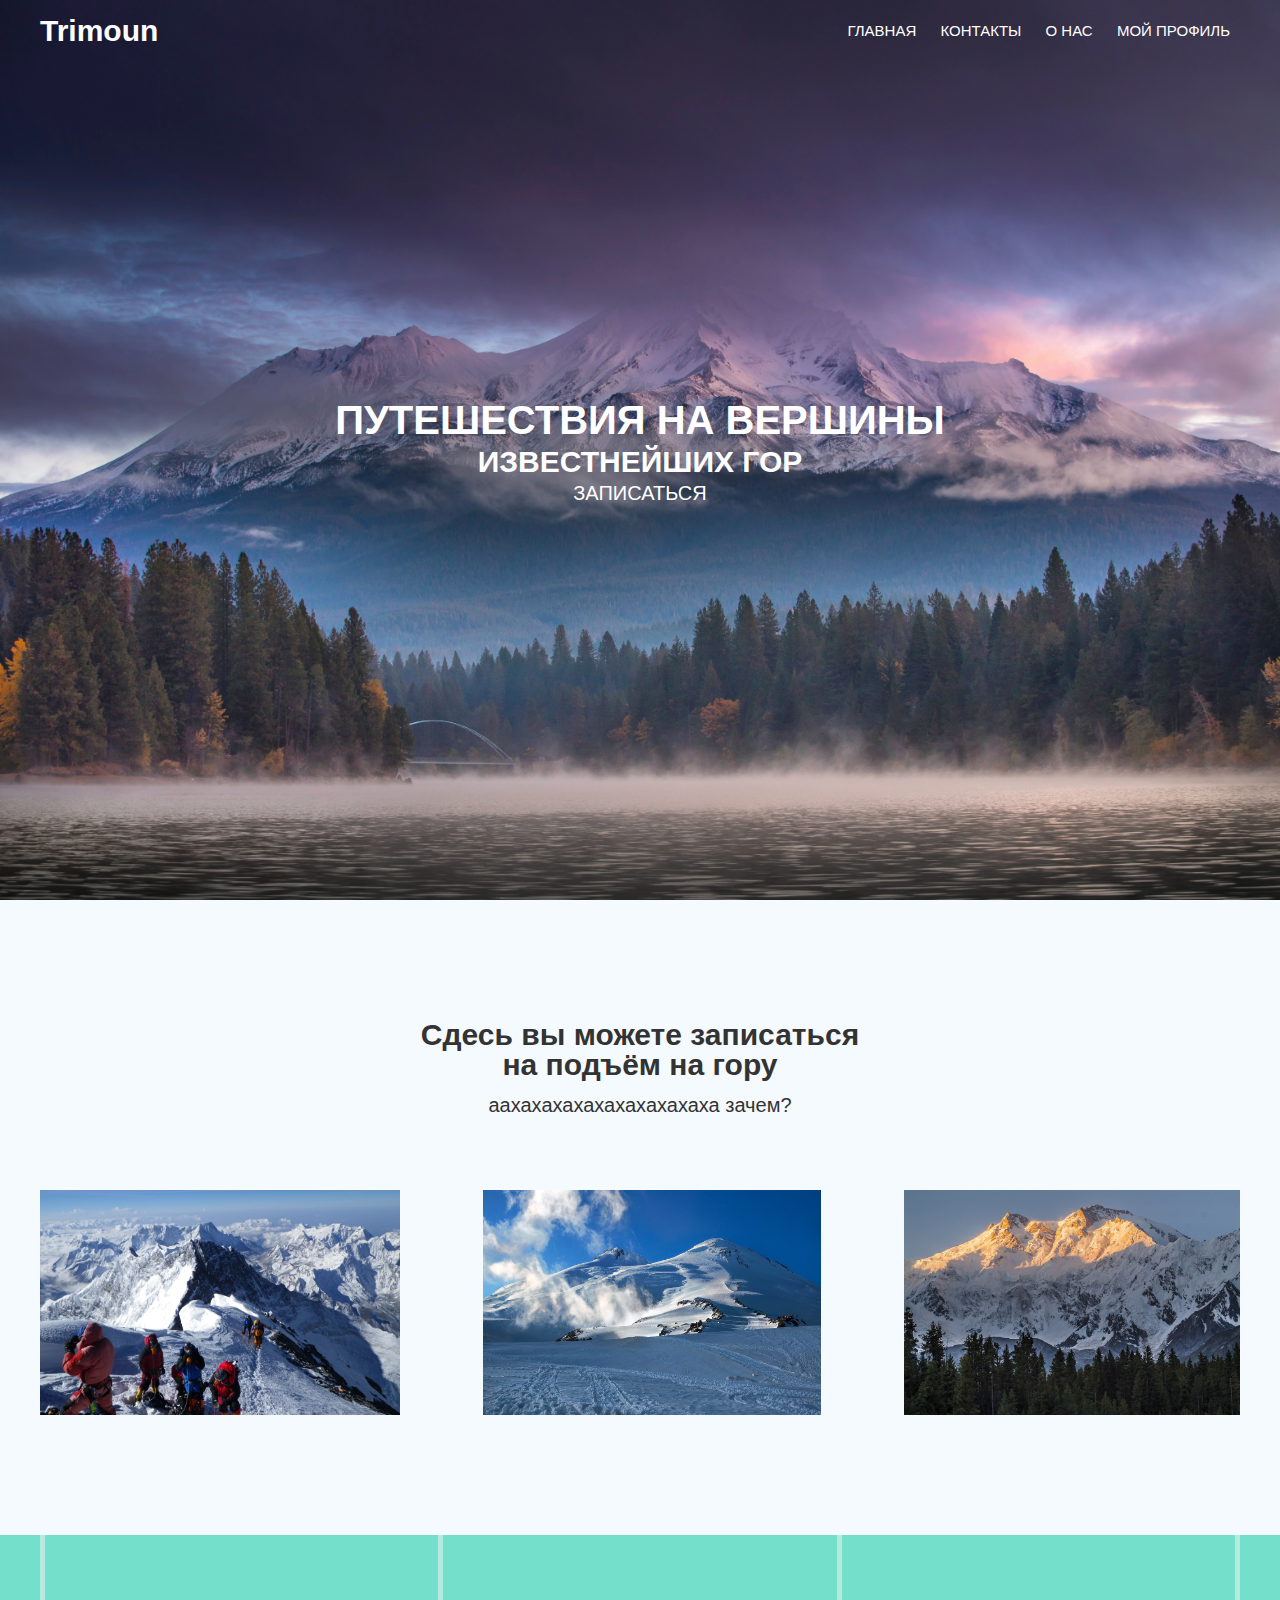
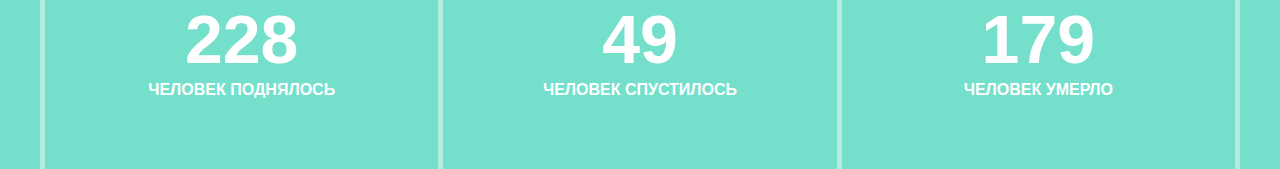
<file: index.html>
<!DOCTYPE html>
<html>
    <head>
        <meta charset="UTF-8">
        <link rel="stylesheet" href="assets/css/style.css">
        <title>заголовок</title>
    </head>

    <body>
        <hedeader class="header">
            <div class="container">
                <div class="header__inner">
                    <div class="header__logo">Trimoun</div>

                    <nav class="nav">
                        <a class="nav__link"    href="index.html">ГЛАВНАЯ</a>
                        <a class="nav__link"    href="#">КОНТАКТЫ</a>
                        <a class="nav__link"    href="#">О НАС</a>
                        <a class="nav__link"    href="index_2.html">МОЙ ПРОФИЛЬ</a>
                    </nav>
                </div>
            </div>

        </hedeader> <!--/header-->

        <div class="intro">
            <div class="container">
                </div class="intro_inner">
                    <div class="intro__title">
                        <h1> путешествия на вершины</h1>
                        <h2> известнейших гор</h2>
                        <a class="btn" href="#">ЗАПИСАТЬСЯ</a>
                    </div>
                </div>
            </div>
        </div>

    <section class="section">
        <div class="container">
            <div class="section__header">
                    <h2 class="section__suptitle" >Сдесь вы можете записаться</h2>
                    <h2 class="section__title">на подъём на гору</h2> 
                        <d class="section__text">
                            <p>аахахахахахахахахахаха зачем?</p>
                        </d>
            </div>

            <div class="about">
                <div class="about__item">
                    <div class="about__img">
                        <img src="assets/imagets/SECTION_EVEREST.jpg" style="height: 25vh; width: 100%;" alt="">
                    </div>
                    <div class="about__text">
                        <a class="btn__foto" href="#" >ЗАПИСАТЬСЯ</a>
                    </div>
                </div>

                <div class="about__item">
                    <div class="about__img">
                        <img src="assets/imagets/SECTION_ELBRUS.jpg"  style="height: 25vh; width: 100%;"alt="">
                    </div>
                    <div class="about__text">
                        <a class="btn__foto" href="#" >ЗАПИСАТЬСЯ</a>
                    </div>
                </div>

                <div class="about__item">
                    <div class="about__img">
                        <img src="assets/imagets/SECTION_GIMALAI.jpg" style="height: 25vh; width: 100%;" alt="">
                    </div>
                    <div class="about__text">
                        <a class="btn__foto" href="#" >ЗАПИСАТЬСЯ</a>
                    </div>
                </div>
            </div><!--/about-->
        </div> <!--/container-->
    </section> <!--section-->

    <div class="statistics">
        <div class="container">
            <div class="stat">
                <div class="stat__item">
                    <div class="stat__count">228</div>
                    <div class="stat__text">человек поднялось</div>
                </div>
                <div class="stat__item">
                    <div class="stat__count">49</div>
                    <div class="stat__text">человек спустилось</div>
                </div>
                <div class="stat__item">
                    <div class="stat__count">179</div>
                    <div class="stat__text">человек умерло</div>
                </div>
            </div>
        </div> <!--/container-->
    </div> <!--/statistics-->


    </body> <!--z utybq))-->
</html>
</file>
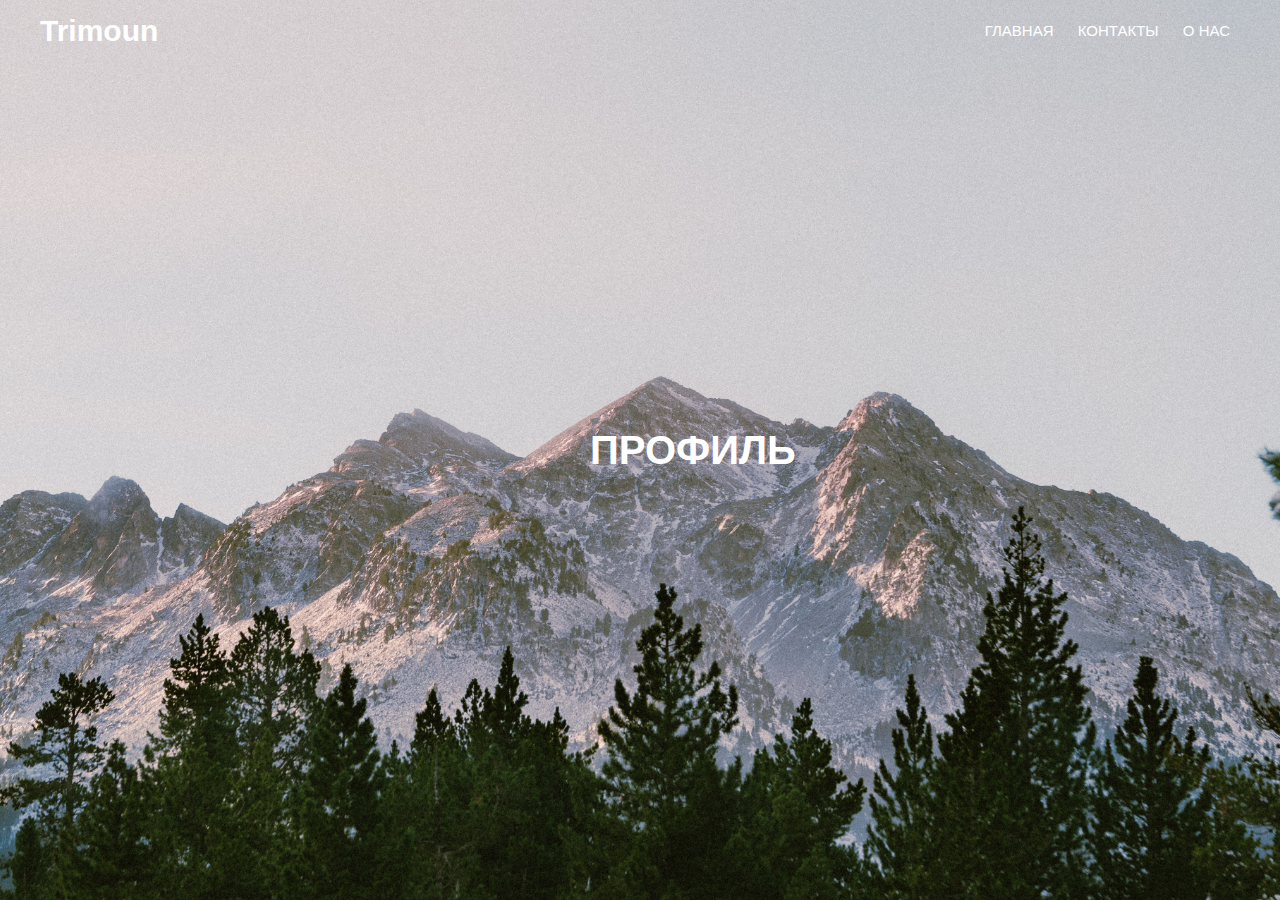
<file: index_2.html>
<!DOCTYPE html>
<html lang="ru">
    <head>
        <link rel="stylesheet" href="assets/css/style_2.css">
        <meta charset="UTF-8">
        <title>заголовок_1</title>
        
    </head>

    <body><!--профиль поситителя--> 
        <hedeader class="header">
            <div class="container">
                <div class="header__inner">
                    <div class="header__logo">Trimoun</div>
                    
                        <nav class="nav">
                            <a class="nav__link"    href="index.html">Главная</a>
                            <a class="nav__link"    href="#">КОНТАКТЫ</a>
                            <a class="nav__link"    href="#">о НАС</a>
                        </nav>
                    </div>
                </div>
            </div>
        </hedeader>

    <div class="prof">
        <div class="container">
            <div class="prof__inner">
                <div class="prof__title">
                    <h1>ПРОФИЛЬ</h1>
                </div>
            </div>
        </div>
    </div>



    </body>
</html>
</file>
<file: assets/css/style.css>
h1, h2, h3, h4, h5, h6 {
    margin: 0;
}


body {
    margin: 0;
    color:#333; 
    font-size: 15px;
    font-family:'Kanit', sans-serif;
}


.container {
    width: 100%;
    max-width: 1200px;
    margin: 0 auto;
}


/*INTRO*/
.intro {
    width: 100%;
    height: 100vh;
    background: url("../imagets/BG_1.jpg") center no-repeat;
    -webkit-background-size: cover;
    background-size:cover;
    display: flex;
    flex-direction: column;
    justify-content: center;
}

.intro__inner {
    width: 100%;
    max-width: 100px;
    margin: 0 auto;
}

.intro__title{
    color: white;
    font-size: 20px;
    font-weight: 40;
    text-transform: uppercase;
    text-align: center;
    line-height: 1;
    line-height: 1.2;

}


/*HEADER*/
.header {
    position: absolute;
    top: 0;
    left: 0;
    right: 0;
    width: 100%;
    z-index: 1000;
    padding-top: 30px;
    line-height: 1.6px;
}


.header__logo {
    font-size: 30px;
    font-weight: 700;
    color: white;
    
}


.header__inner {

    display: flex;
    justify-content: space-between;
    align-items: center;
}


/*NAV*/
.nav {
    font-size: 15px;
    text-transform: uppercase;
}


.nav__link {
    display: inline-block;
    vertical-align: top;
    margin: 0 10px;
    position: relative;

    color: white;
    text-decoration: none;

    transition: color 0.15s linear;
}


.nav__link::after {
    content: " ";
    display: block;
    width: 100%;
    height: 2px;
    display: none;

    background-color: peru;

    position: absolute;
    top: 625%;
    left: 0;
    z-index: 1;

}

.nav__link:hover {
    color: peru;
    transition: color 0.15s linear;
}


.nav__link:hover:after {
    display: block;
}



/*BTN*/
.btn {
    text-decoration-line: none;
    color: white;
    border-color: transparent;
    padding: 1.5px 4.5px;
    text-transform: uppercase;
    text-decoration: none;
    transition: color 0.15s linear;
    
}

.btn:hover {
    color:peru;
}

.btn__foto {
    display: inline-block;
    
    padding: 10px 15px;
    text-transform: uppercase;
    text-decoration: none;
    transition: background .2s linear, color .2s linear;
    z-index: 2;
    color: white;
    border: 2px solid white;
    font-size: 16px;
    font-weight: 700;
    border-radius: 20px 20px 20px 20px;
}

.btn__foto:hover {
    background-color: #fff;
    color:peru;
}

.about__item:hover .btn__foto {
    opacity: 1;
}

/*SECTIONT*/

.section {
    padding: 120px 0 ;
    background-color: rgb(245, 250, 255);
}

.section__header {
    width: 100%;
    max-width: 900px;
    margin: 0 auto 20px;
    text-align: center;
    font-size: 20px;
    line-height: 30px;
}

.section__text {
    width: 100%;
    max-width: 900px;
    margin: 0 auto 20px;
    text-align: center;
    font-size: 20px;
    line-height: 10px;
}

/*ABOUT*/

.about {
    margin-top: 80px;
    display: flex;
    justify-content: space-between;
}

.about__item {
    max-width: 30%;
    background-color: #77bcd8;
    position: relative;
}

.about__img {
    background: linear-gradient(to bottom, #0da3df,#16BFFD25);

    transform: .1s linear;
}

.about__item:hover .about__img img {
    opacity: .7;
}
.about__item:hover .about__text {
    opacity: 1;
}

.about__item:hover .about__img {
    transform: translate3d(-10px,-10px,0);
}

.about__img img {
    display: block;
    transition: opacity .15s linear;
}

.about__text {
    color: white;
    text-transform: uppercase;
    font-size: 18px;
    font-weight: 700;
    text-align: center;
    opacity: 0;
    width: 100%;
    top: 50%;
    left: 0;
    z-index: 2;
    transform: translate3d(0, -50%, 0);
    position: absolute;
    transition: opacity .15s linear;
}




/*STAT*/

.statistics {
    background-color: #74dfcb;
}

.stat {
    display: flex;
}

.stat__item {
    flex: 1 1 0;
    padding: 70px 25px;

    border-left: 5px solid #b5eae0;

    text-align: center;
    color: white;
}

.stat__item:last-child {
    border-right: 5px solid #b5eae0;
}

.stat__count {
    margin-bottom: 8px;
    font-size: 68px;
    font-weight: 700;
    line-height: 1;
}

.stat__text {
    text-transform: uppercase;
    font-size: 16px;
    font-weight: 650;
} /*...*/
</file>
<file: assets/css/style_2.css>
h1, h2, h3, h4, h5, h6 {
    margin: 0;
}


body {
    margin: 0;
    color:#333; 
    font-size: 15px;
    line-height: 1.6px;
    font-family:'Kanit', sans-serif;
}


.container {
    width: 100%;
    max-width: 1200px;
    margin: 0 auto;
}


/*INTRO*/
.prof {
    width: 100%;
    height: 100vh;
    background: url("../imagets/BG_2.jpg") center no-repeat;
    -webkit-background-size: cover;
    background-size:cover;
    display: flex;
    flex-direction: column;
    justify-content: center;
}

.prof__inner {
    width: 100%;
    max-width: 100px;
    margin: 0 auto;
}

.prof__title{
    color: white;
    font-size: 20px;
    font-weight: 40;
    text-transform: uppercase;
    text-align: center;
    line-height: 1;
    line-height: 1.2;

}


/*HEADER*/
.header {
    position: absolute;
    top: 0;
    left: 0;
    right: 0;
    width: 100%;
    z-index: 1000;
    padding-top: 30px;
}


.header__logo {
    font-size: 30px;
    font-weight: 700;
    color: white;
    
}


.header__inner {

    display: flex;
    justify-content: space-between;
    align-items: center;
}

/*NAV*/
.nav {
    font-size: 15px;
    text-transform: uppercase;
}


.nav__link {
    display: inline-block;
    vertical-align: top;
    margin: 0 10px;
    position: relative;


    color: white;
    text-decoration: none;

    transition: color 0.15s linear;
}


.nav__link::after {
    content: " ";
    display: block;
    width: 100%;
    height: 2px;
    display: none;

    background-color: peru;

    position: absolute;
    top: 625%;
    left: 0;
    z-index: 1;

}

.nav__link:hover {
    color: peru;
    transition: color 0.15s linear;
}


.nav__link:hover:after {
    display: block;

}

/*...*/
</file>
